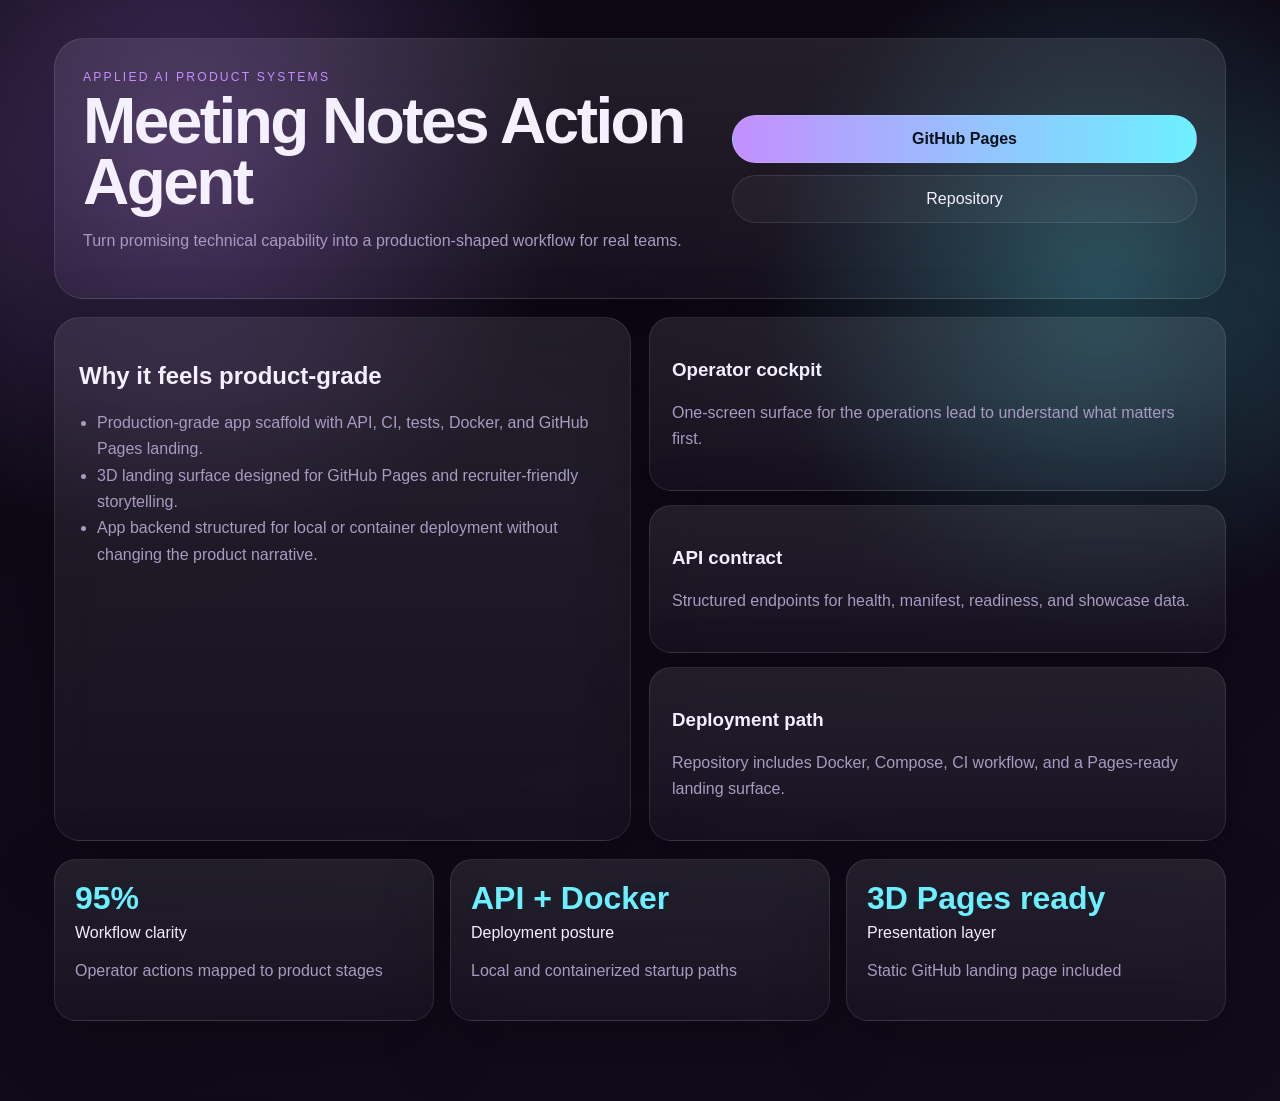
<file: docs/index.html>
<!DOCTYPE html>
<html lang="en">
<head>
  <meta charset="UTF-8" />
  <meta name="viewport" content="width=device-width, initial-scale=1.0" />
  <title>Meeting Notes Action Agent Landing</title>
  <link rel="stylesheet" href="landing.css" />
</head>
<body>
  <div class="scene" id="scene">
    <div class="backdrop"></div>
    <main class="deck">
      <section class="hero-card glass">
        <div>
          <span class="eyebrow">Applied AI product systems</span>
          <h1>Meeting Notes Action Agent</h1>
          <p>Turn promising technical capability into a production-shaped workflow for real teams.</p>
        </div>
        <nav class="cta-stack">
          <a class="cta primary" href="https://r-behera.github.io/meeting-notes-action-agent/">GitHub Pages</a>
          <a class="cta" href="https://github.com/R-behera/meeting-notes-action-agent">Repository</a>
        </nav>
      </section>
      <section class="orbit-grid">
        <div class="glass panel large">
          <h2>Why it feels product-grade</h2>
          <ul><li>Production-grade app scaffold with API, CI, tests, Docker, and GitHub Pages landing.</li><li>3D landing surface designed for GitHub Pages and recruiter-friendly storytelling.</li><li>App backend structured for local or container deployment without changing the product narrative.</li></ul>
        </div>
        <div id="cards" class="card-stack"></div>
      </section>
      <section class="metrics-row" id="metrics"></section>
    </main>
  </div>
  <script>window.PROJECT_MANIFEST = {"slug": "meeting-notes-action-agent", "title": "Meeting Notes Action Agent", "summary": "![Demo Screenshot](demo/screenshot.png)", "domain": "Applied AI product systems", "audience": "operations lead", "promise": "Turn promising technical capability into a production-shaped workflow for real teams.", "hero": ["Production-grade app scaffold with API, CI, tests, Docker, and GitHub Pages landing.", "3D landing surface designed for GitHub Pages and recruiter-friendly storytelling.", "App backend structured for local or container deployment without changing the product narrative."], "kpis": [{"label": "Workflow clarity", "value": "95%", "note": "Operator actions mapped to product stages"}, {"label": "Deployment posture", "value": "API + Docker", "note": "Local and containerized startup paths"}, {"label": "Presentation layer", "value": "3D Pages ready", "note": "Static GitHub landing page included"}], "stages": ["ingest", "validate", "analyze", "decide", "monitor"], "cards": [{"title": "Operator cockpit", "body": "One-screen surface for the operations lead to understand what matters first."}, {"title": "API contract", "body": "Structured endpoints for health, manifest, readiness, and showcase data."}, {"title": "Deployment path", "body": "Repository includes Docker, Compose, CI workflow, and a Pages-ready landing surface."}], "scene": "depth-columns", "theme": {"bg": "#0c0812", "surface": "#171022", "ink": "#f5f0ff", "muted": "#a99bc2", "accent": "#c38fff", "accent2": "#6cf0ff"}, "pages_url": "https://r-behera.github.io/meeting-notes-action-agent/", "api_examples": {"health": {"status": "ok", "project": "meeting-notes-action-agent"}, "readiness": {"api": "ready", "landing_page": "docs/index.html", "container": "Dockerfile present"}, "signals": [{"name": "Decision coverage", "status": "strong", "detail": "App and landing narrative aligned"}, {"name": "Operator context", "status": "strong", "detail": "Primary user anchored as operations lead"}, {"name": "Delivery path", "status": "ready", "detail": "Pages + containerized app scaffold generated"}]}};</script>
  <script src="landing.js"></script>
</body>
</html>
</file>
<file: docs/landing.css>
:root{--bg:#0c0812;--surface:#171022;--ink:#f5f0ff;--muted:#a99bc2;--accent:#c38fff;--accent2:#6cf0ff;--rx:0deg;--ry:0deg;}*{box-sizing:border-box}html,body{margin:0;min-height:100%;font-family:Inter,Segoe UI,sans-serif;background:var(--bg);color:var(--ink)}.scene{min-height:100vh;overflow:hidden;position:relative;transform-style:preserve-3d;perspective:1600px}.backdrop{position:absolute;inset:-10%;background:radial-gradient(circle at 20% 20%,color-mix(in srgb,var(--accent) 30%, transparent),transparent 24%),radial-gradient(circle at 80% 30%,color-mix(in srgb,var(--accent2) 28%, transparent),transparent 22%),linear-gradient(160deg,var(--bg),color-mix(in srgb,var(--surface) 78%, black));filter:saturate(1.15)}.deck{position:relative;z-index:2;max-width:1220px;margin:0 auto;padding:38px 24px 80px;transform:rotateX(var(--rx)) rotateY(var(--ry));transition:transform .12s ease-out}.glass{background:linear-gradient(180deg,rgba(255,255,255,.09),rgba(255,255,255,.03));border:1px solid rgba(255,255,255,.1);backdrop-filter:blur(22px);box-shadow:0 24px 70px rgba(0,0,0,.28)}.hero-card{display:grid;grid-template-columns:1.15fr .85fr;gap:20px;padding:28px;border-radius:30px;margin-bottom:18px}.eyebrow{letter-spacing:.18em;text-transform:uppercase;font-size:.76rem;color:var(--accent)}h1{font-size:clamp(2.4rem,5vw,4.8rem);line-height:.94;margin:.4rem 0 1rem;letter-spacing:-.04em}p,li{color:var(--muted);line-height:1.65}.cta-stack{display:flex;flex-direction:column;justify-content:center;gap:12px}.cta{display:inline-flex;justify-content:center;padding:14px 18px;border-radius:999px;text-decoration:none;color:var(--ink);border:1px solid rgba(255,255,255,.1);background:rgba(255,255,255,.04)}.primary{background:linear-gradient(90deg,var(--accent),var(--accent2));color:#07111b;font-weight:700}.orbit-grid{display:grid;grid-template-columns:1fr 1fr;gap:18px;margin-bottom:18px}.panel.large{padding:24px;border-radius:26px}.card-stack{display:grid;gap:14px}.flip{padding:22px;border-radius:22px;transform:translateZ(var(--z))}.metrics-row{display:grid;grid-template-columns:repeat(3,minmax(0,1fr));gap:16px}.metric{padding:20px;border-radius:22px}.metric strong{display:block;font-size:2rem;color:var(--accent2);margin-bottom:.4rem}ul{padding-left:18px;margin:14px 0 0}@media(max-width:980px){.hero-card,.orbit-grid,.metrics-row{grid-template-columns:1fr}.deck{padding:22px 16px 60px}}
</file>
